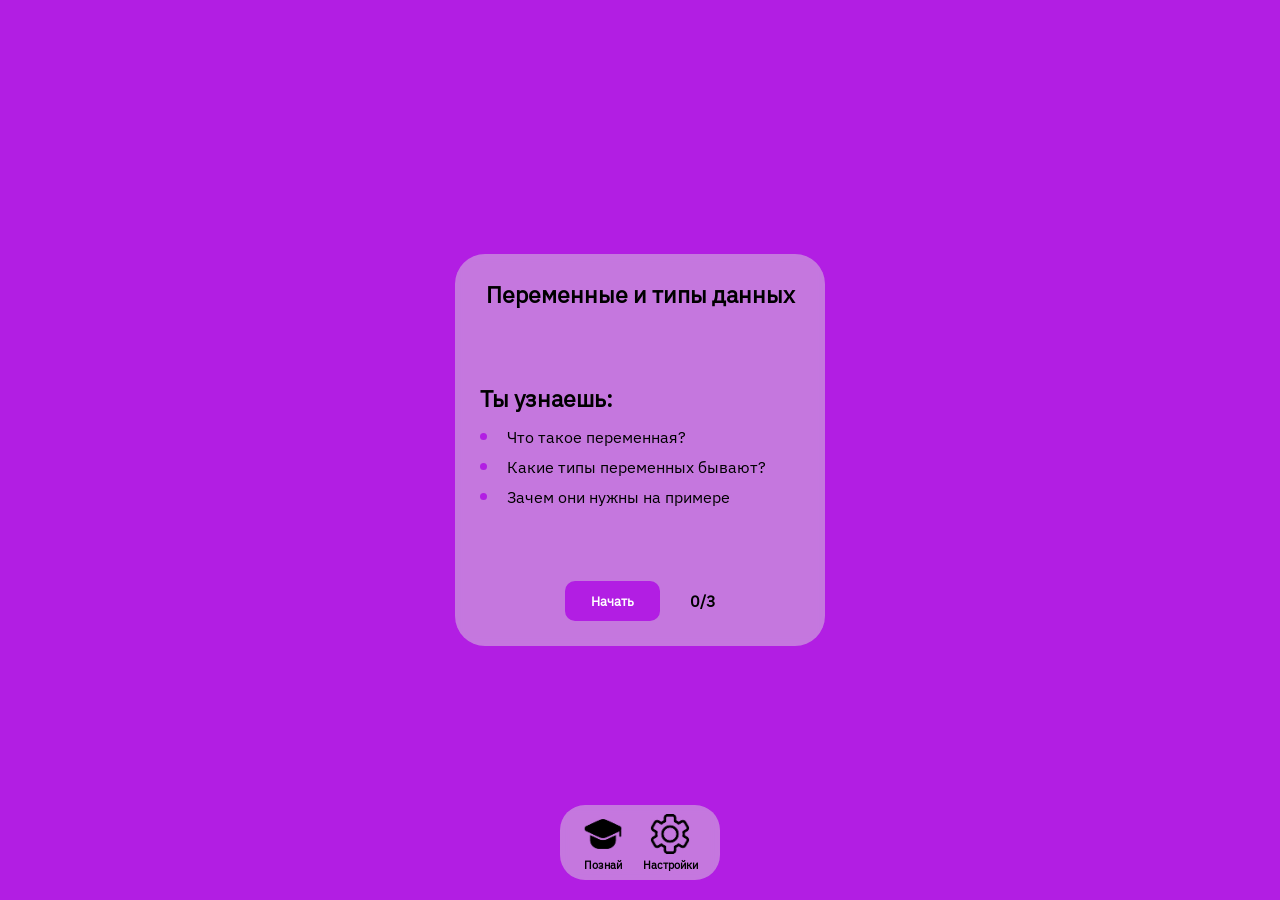
<file: index.html>
<!DOCTYPE html>
<html lang="ru">
<head>
    <meta charset="utf-8">
    <meta name="viewport" content="width=device-width, initial-scale=1">
    <title>Hello Code</title>
    <link rel="stylesheet" href="styles.css">
</head>
<body>

    <main class="form">
        <h1 class="headr">Переменные и типы данных</h1>
        
        <div class="contain">
            <p class="gl">Ты узнаешь:</p>
            <ul class="list">
                <li>Что такое переменная?</li>
                <li>Какие типы переменных бывают?</li>
                <li>Зачем они нужны на примере</li>
            </ul>
        </div>

        <div class="strt">
            <button class="open-course" id="1-cs">Начать</button>
            <span class="episode">0/3</span>
        </div>
    </main>

    <nav class="menu">
        <a href="index.html" class="cont">
            <img src="data/Learn.png" alt="Познай">
            <p>Познай</p>
        </a>
        <a href="settings.html" class="cont">
            <img src="data/Setting.png" alt="Настройки">
            <p>Настройки</p>
        </a>
    </nav>

    <script src="script.js"></script>
</body>
</html>
</file>
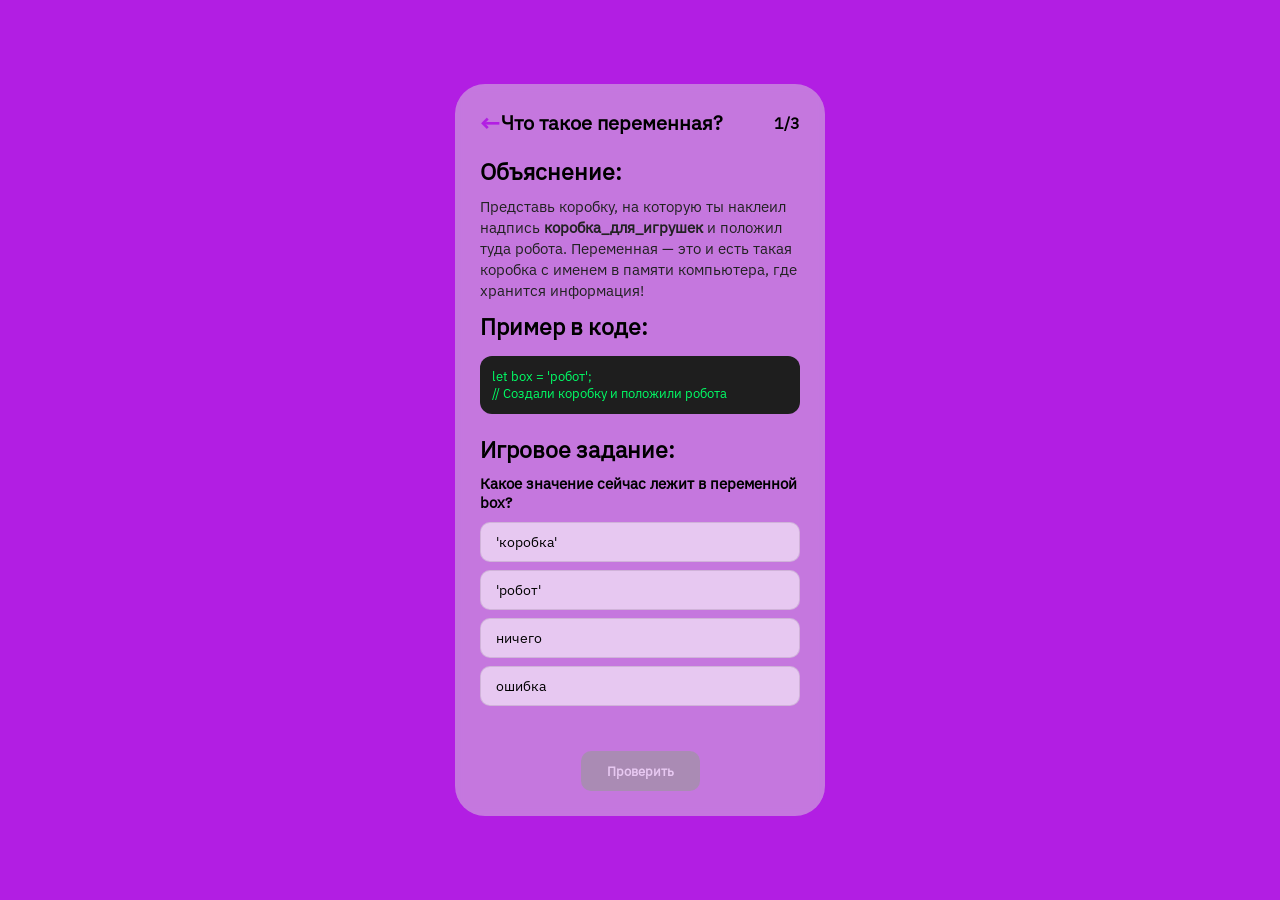
<file: lesson.html>
<!DOCTYPE html>
<html lang="ru">
<head>
    <meta charset="utf-8">
    <meta name="viewport" content="width=device-width, initial-scale=1">
    <title>Hello Code — Урок</title>
    <link rel="stylesheet" href="styles.css">
</head>
<body>

    <main class="form lesson-form">
        <div class="lesson-header">
            <a href="index.html" class="back-btn">←</a>
            <h1 class="headr" id="lesson-title">Загрузка...</h1>
            <span class="episode" id="lesson-progress">1/3</span>
        </div>
        
        <div class="contain" id="lesson-content">
            <p class="gl" id="section-title">Объяснение:</p>
            <div class="theory-text" id="theory-text">...</div>
            
            <p class="gl">Пример в коде:</p>
            <pre class="code-block"><code id="code-example">...</code></pre>
        </div>

        <div class="quiz-container" id="quiz-container">
            <p class="gl">Игровое задание:</p>
            <p class="quiz-question" id="quiz-question">...</p>
            <div class="quiz-options" id="quiz-options"></div>
            <p class="quiz-feedback" id="quiz-feedback"></p>
        </div>

        <div class="strt">
            <button class="open-course" id="next-btn" disabled>Проверить</button>
        </div>
    </main>

    <div class="modal-overlay" id="victory-modal">
        <div class="modal-card">
            <p class="modal-text">Поздравляем! Ты полностью прошёл образовательный маршрут по переменным!</p>
            <div class="modal-actions">
                <button class="modal-btn confirm-action" onclick="window.location.href='index.html'">На главную</button>
            </div>
        </div>
    </div>

    <canvas id="confetti-canvas"></canvas>

    <script src="scripts_lesson.js"></script>
</body>
</html>
</file>
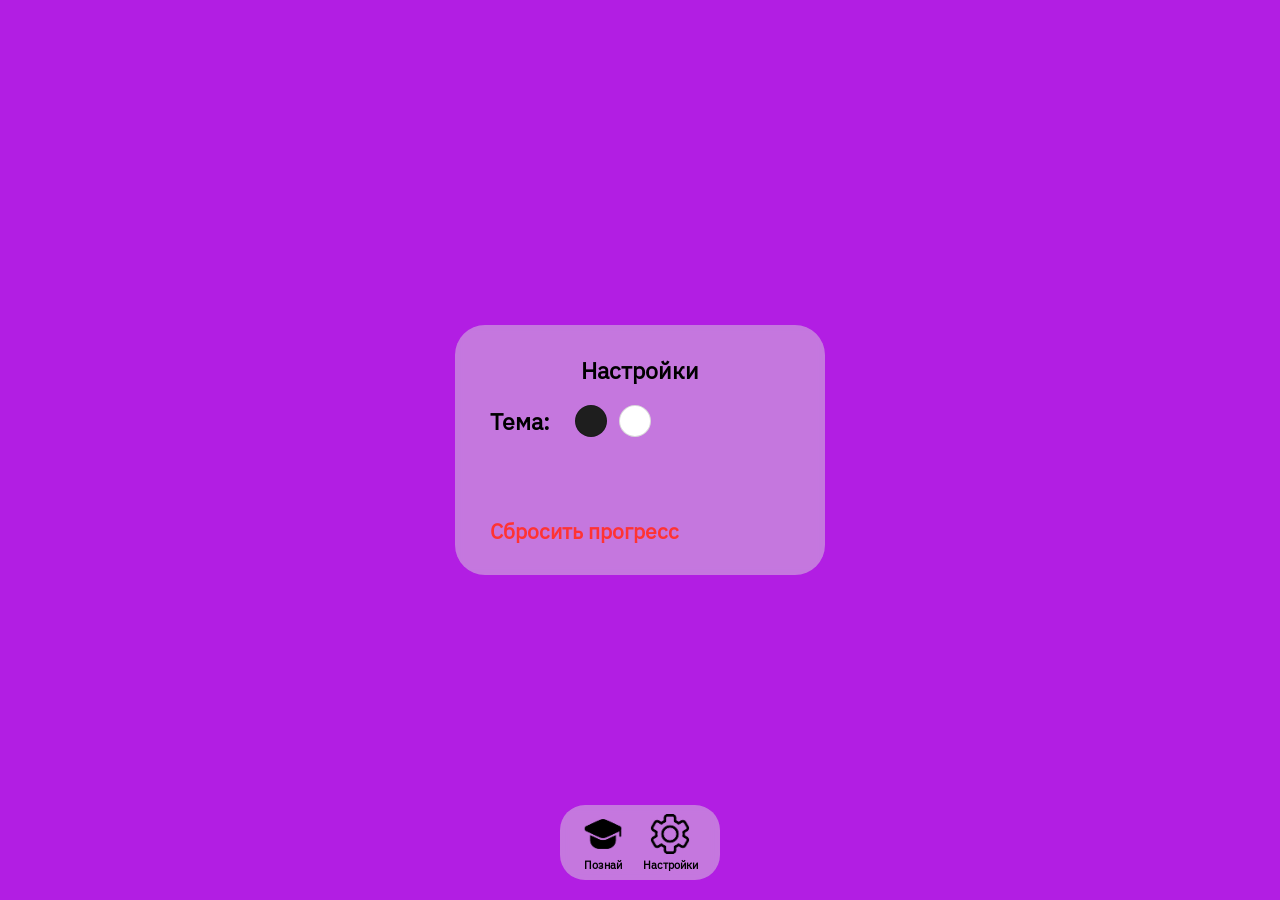
<file: settings.html>
<!DOCTYPE html>
<html lang="ru">
<head>
    <meta charset="utf-8">
    <meta name="viewport" content="width=device-width, initial-scale=1">
    <title>Hello Code - Настройки</title>
    <link rel="stylesheet" href="styles.css">
    
</head>
<body>

    <main class="form settings-form">
        <h1 class="headr">Настройки</h1>
        
        <div class="contain">
            <div class="theme-row">
                <span class="gl">Тема:</span>
                <div class="theme-options">
                    <button class="theme-btn black" id="theme-dark" aria-label="Темная тема"></button>
                    <button class="theme-btn white" id="theme-light" aria-label="Светлая тема"></button>
                </div>
            </div>
        </div>

        <div class="danger-zone">
            <button class="reset-btn" id="open-progress-modal">Сбросить прогресс</button>
        </div>
    </main>

    <nav class="menu">
        <a href="index.html" class="cont">
            <img src="data/Learn.png" alt="Познай">
            <p>Познай</p>
        </a>
        <a href="settings.html" class="cont">
            <img src="data/Setting.png" alt="Настройки">
            <p>Настройки</p>
        </a>
    </nav>

    <div class="modal-overlay" id="confirm-modal">
        <div class="modal-card">
            <p class="modal-text" id="modal-message">Вы уверены, что хотите продолжить действие?</p>
            <div class="modal-actions">
                <button class="modal-btn confirm-action" id="modal-confirm-btn">Да</button>
                <button class="modal-btn cancel-action" id="modal-cancel-btn">Отмена</button>
            </div>
        </div>
    </div>
    <script src="scripts_settings.js"></script>
</body>
</html>
</file>
<file: styles.css>
@font-face {
    font-family: 'IBM';
    src: url('data/fonts/IBM_Plex.ttf') format('truetype');
    font-weight: 400;
    font-style: normal;
    font-display: swap;
}

* {
    user-select:none;
    font-family: 'IBM', sans-serif;
    margin: 0;
    padding: 0;
    box-sizing: border-box;
}

body {
    display: flex;
    align-items: center;
    justify-content: center;
    min-height: 100vh;
    background: linear-gradient(180deg, #B21EE3 0%, #B21EE3 50%, #999999 100%);
    background-repeat: no-repeat;
    background-attachment: fixed;
    background-size: 400% 400%;
    animation: rgb-gradient 15s ease infinite;
    padding: 20px;
    transition: background 0.5s ease, color 0.3s ease;
    overflow-x: hidden;
}

body.dark-theme {
    background: linear-gradient(180deg, #1E1E1E 0%, #2A1135 50%, #111111 100%);
    animation: none;
}

@keyframes rgb-gradient {
    0% { background-position: 0% 50%; }
    50% { background-position: 100% 50%; }
    100% { background-position: 0% 50%; }
}

.form {
    display: flex;
    align-items: center;
    justify-content: space-between;
    flex-direction: column;
    background-color: rgba(217, 217, 217, 0.48);
    backdrop-filter: blur(5px);
    width: 370px;
    height: 392px;
    border-radius: 30px;
    padding: 25px;
    transition: background-color 0.3s ease;
}

body.dark-theme .form {
    background-color: rgba(30, 30, 30, 0.65);
    border: 1px solid rgba(255, 255, 255, 0.1);
}

.headr {
    font-weight: 600;
    font-size: 23px;
    text-align: center;
}

body.dark-theme .headr {
    color: #FFFFFF;
}

.contain {
    width: 100%;
    display: flex;
    flex-direction: column;
    gap: 10px;
}

.gl {
    font-size: 23px;
    font-weight: 600;
}

body.dark-theme .gl {
    color: #FFFFFF;
}

.list {
    list-style-position: inside;
    display: flex;
    flex-direction: column;
    gap: 5px;
}

.list li {
    font-size: 16px;
    font-weight: 500;
}

body.dark-theme .list li {
    color: #E0E0E0;
}

.list li::marker {
    font-size: 1.2em;
    color: #B21EE3;
}

.strt {
    display: flex;
    align-items: center;
    justify-content: center;
    width: 100%;
}

.open-course {
    border: 1px solid transparent;
    padding: 10px 25px;
    color: white;
    background: #B21EE3;
    border-radius: 10px;
    font-weight: 600;
    transition: all 0.2s ease;
    cursor: pointer;
}

.open-course:hover {
    background: #9619c2;
    border-color: rgba(0, 0, 0, 0.2);
}

.open-course:active {
    transform: scale(0.96);
}

.episode {
    margin-left: 30px;
    font-weight: 600;
}

body.dark-theme .episode {
    color: #FFFFFF;
}

.menu {
    background-color: rgba(217, 217, 217, 0.48);
    backdrop-filter: blur(5px);
    position: fixed;
    bottom: 20px;
    width: 160px;
    height: 75px;
    border-radius: 25px;
    display: flex;
    flex-direction: row;
    align-items: center;
    justify-content: center;
    gap: 20px;
    transition: background-color 0.3s ease;
}

body.dark-theme .menu {
    background-color: rgba(30, 30, 30, 0.65);
    border: 1px solid rgba(255, 255, 255, 0.1);
}

.cont {
    display: flex;
    align-items: center;
    justify-content: center;
    flex-direction: column;
    text-decoration: none;
    color: black;
    transition: opacity 0.2s ease;
    cursor: pointer;
}

body.dark-theme .cont {
    color: #FFFFFF;
}

.cont:hover {
    opacity: 0.7;
}

.cont img {
    width: 40px;
    height: 40px;
    display: block;
    object-fit: contain;
}

body.dark-theme .cont img {
    filter: invert(1);
}

.cont p {
    font-size: 11px;
    font-weight: 600;
    margin-top: 4px;
    text-align: center;
}

.settings-form {
    align-items: flex-start;
    padding: 30px 35px;
    height: 250px !important;
}

.settings-form .headr {
    align-self: center;
    margin-bottom: 20px;
}

.theme-row {
    display: flex;
    align-items: center;
    gap: 25px;
}

.theme-options {
    display: flex;
    gap: 12px;
}

.theme-btn {
    width: 32px;
    height: 32px;
    border-radius: 50%;
    border: 1px solid rgba(0, 0, 0, 0.15);
    cursor: pointer;
    transition: transform 0.2s ease, border-color 0.2s;
}

body.dark-theme .theme-btn {
    border-color: rgba(255, 255, 255, 0.3);
}

.theme-btn:hover {
    transform: scale(1.1);
}

.theme-btn.black {
    background-color: #1E1E1E;
}

.theme-btn.white {
    background-color: #FFFFFF;
}

.danger-zone {
    margin-top: auto;
    display: flex;
    flex-direction: column;
    gap: 15px;
    width: 100%;
}

.reset-btn {
    background: none;
    border: none;
    color: #FF3333;
    font-size: 21px;
    font-weight: 600;
    text-align: left;
    cursor: pointer;
    padding: 0;
    transition: opacity 0.2s ease;
}

.reset-btn:hover {
    opacity: 0.7;
}

.reset-btn:active {
    transform: scale(0.99);
}

.modal-overlay {
    position: fixed;
    top: 0;
    left: 0;
    width: 100%;
    height: 100%;
    background-color: rgba(0, 0, 0, 0.4);
    backdrop-filter: blur(8px);
    display: flex;
    align-items: center;
    justify-content: center;
    opacity: 0;
    pointer-events: none;
    transition: opacity 0.3s ease;
    z-index: 1000;
}

.modal-overlay.active {
    opacity: 1;
    pointer-events: auto;
}

.modal-card {
    background-color: rgba(217, 217, 217, 0.75);
    backdrop-filter: blur(15px);
    border: 1px solid rgba(255, 255, 255, 0.2);
    width: 320px;
    border-radius: 30px;
    padding: 30px 25px;
    display: flex;
    flex-direction: column;
    align-items: center;
    gap: 25px;
    transform: translateY(40px) scale(0.95);
    transition: transform 0.4s cubic-bezier(0.175, 0.885, 0.32, 1.15), background-color 0.3s;
}

body.dark-theme .modal-card {
    background-color: rgba(30, 30, 30, 0.85);
    border-color: rgba(255, 255, 255, 0.1);
}

.modal-overlay.active .modal-card {
    transform: translateY(0) scale(1);
}

.modal-text {
    font-size: 18px;
    font-weight: 600;
    text-align: center;
    color: #1E1E1E;
    line-height: 1.4;
}

body.dark-theme .modal-text {
    color: #FFFFFF;
}

.modal-actions {
    display: flex;
    gap: 15px;
    width: 100%;
}

.modal-btn {
    flex: 1;
    border: none;
    padding: 12px;
    font-size: 16px;
    font-weight: 600;
    border-radius: 12px;
    cursor: pointer;
    transition: all 0.2s ease;
}

.modal-btn.confirm-action {
    background-color: #FF3333;
    color: white;
}

.modal-btn.confirm-action:hover {
    background-color: #E02828;
}

.modal-btn.cancel-action {
    background-color: rgba(0, 0, 0, 0.08);
    color: #1E1E1E;
}

body.dark-theme .modal-btn.cancel-action {
    background-color: rgba(255, 255, 255, 0.1);
    color: #FFFFFF;
}

.modal-btn.cancel-action:hover {
    background-color: rgba(0, 0, 0, 0.15);
}

.modal-btn:active {
    transform: scale(0.96);
}

.lesson-form {
    justify-content: flex-start;
    gap: 15px;
    height: auto;
    min-height: 490px;
}

.lesson-header {
    display: flex;
    align-items: center;
    width: 100%;
    position: relative;
    margin-bottom: 5px;
}

.back-btn {
    font-size: 24px;
    font-weight: 600;
    text-decoration: none;
    color: #B21EE3;
    position: absolute;
    left: 0;
}

body.dark-theme .back-btn {
    color: #FFFFFF;
}

.lesson-header .headr {
    margin: 0 auto;
    font-size: 20px;
    max-width: 75%;
}

.theory-text {
    font-size: 15px;
    line-height: 1.4;
    color: #222222;
}

body.dark-theme .theory-text {
    color: #DDE2E5;
}

.code-block {
    background-color: #1E1E1E;
    color: #00FF66;
    padding: 12px;
    border-radius: 12px;
    font-family: 'Courier New', Courier, monospace;
    font-size: 13px;
    overflow-x: auto;
    width: 100%;
    margin-top: 5px;
}

.quiz-container {
    width: 100%;
    display: flex;
    flex-direction: column;
    gap: 10px;
    margin-top: 5px;
}

.quiz-question {
    font-size: 15px;
    font-weight: 600;
}

body.dark-theme .quiz-question {
    color: #FFFFFF;
}

.quiz-options {
    display: flex;
    flex-direction: column;
    gap: 8px;
    width: 100%;
}

.quiz-opt-btn {
    width: 100%;
    background-color: rgba(255, 255, 255, 0.6);
    border: 1px solid rgba(0, 0, 0, 0.1);
    padding: 10px 15px;
    border-radius: 10px;
    font-size: 14px;
    font-weight: 500;
    text-align: left;
    cursor: pointer;
    transition: all 0.2s ease;
}

body.dark-theme .quiz-opt-btn {
    background-color: rgba(255, 255, 255, 0.1);
    color: #FFFFFF;
    border-color: rgba(255, 255, 255, 0.15);
}

.quiz-opt-btn:hover {
    background-color: rgba(255, 255, 255, 0.9);
}

body.dark-theme .quiz-opt-btn:hover {
    background-color: rgba(255, 255, 255, 0.3) !important;
}

.quiz-opt-btn.selected {
    border-color: #B21EE3;
    background-color: rgba(178, 30, 227, 0.15);
}
body.dark-theme .quiz-opt-btn.selected {
    background-color: rgba(255, 255, 255, 0.3);
}

.quiz-opt-btn.correct {
    
    background-color: #00CC66 !important;
    color: white !important;
    border-color: #00CC66;
}

.quiz-opt-btn.wrong {
    background-color: #FF3333 !important;
    color: white !important;
    border-color: #FF3333;
}

.quiz-feedback {
    font-size: 14px;
    font-weight: 600;
    text-align: center;
    min-height: 20px;
}

.open-course:disabled {
    background-color: #999999;
    cursor: not-allowed;
    opacity: 0.6;
}

#confetti-canvas {
    position: fixed;
    top: 0;
    left: 0;
    width: 100%;
    height: 100%;
    pointer-events: none;
    z-index: 999;
    display: none;
}
</file>
